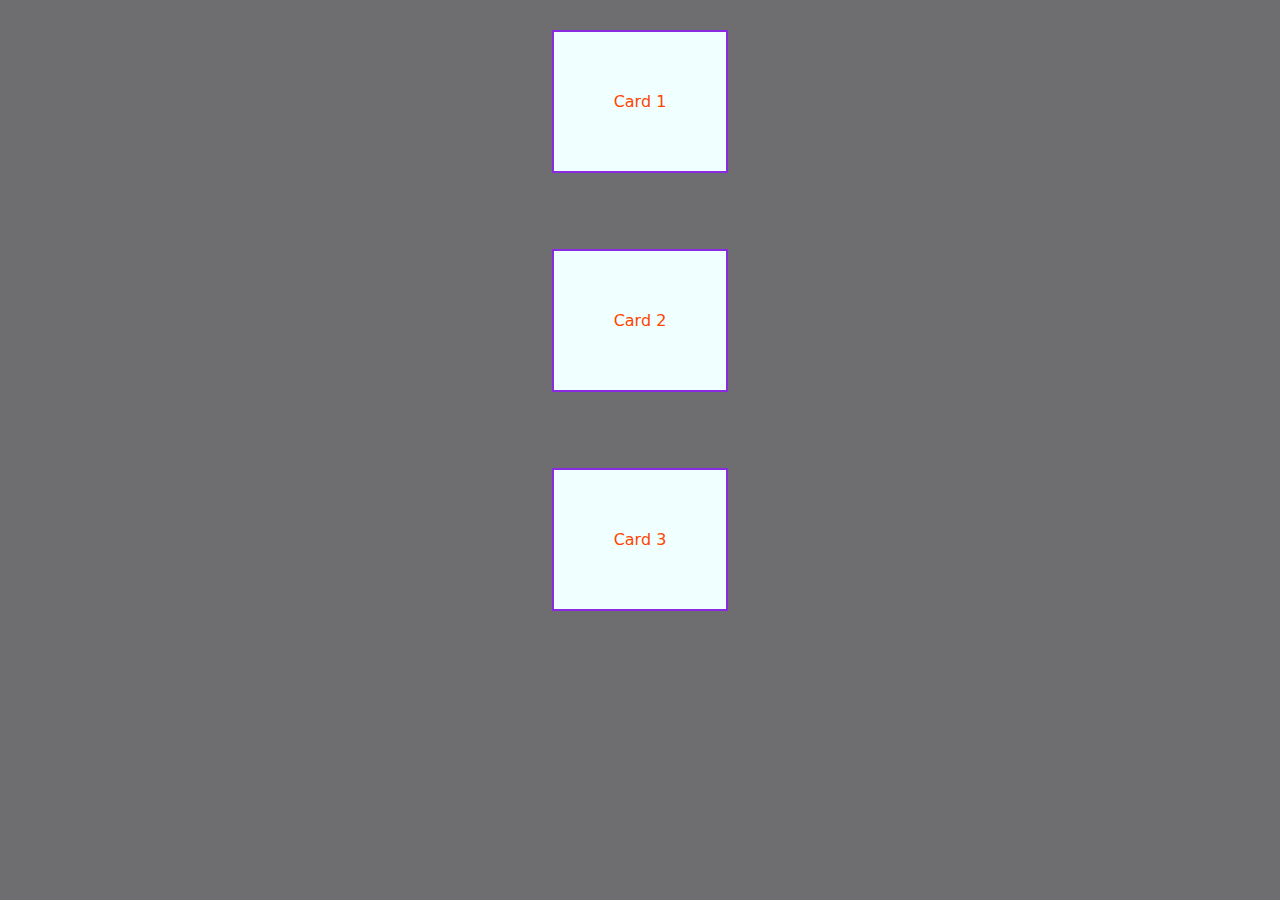
<file: Day 03 CSS Assignment/index.html>
<!DOCTYPE html>
<html lang="en">
  <head>
    <meta charset="UTF-8" />
    <meta name="viewport" content="width=device-width, initial-scale=1.0" />
    <title>Day 03 CSS Assignment</title>
    <link rel="stylesheet" href="style.css" />
  </head>
  <body>
    <div class="container">
      <a href="./card 01/card1.html">Card 1</a>
      <a href="./card 02/card2.html">Card 2</a>
      <a href="./card 03/card3.html">Card 3</a>
    </div>
  </body>
</html>
</file>
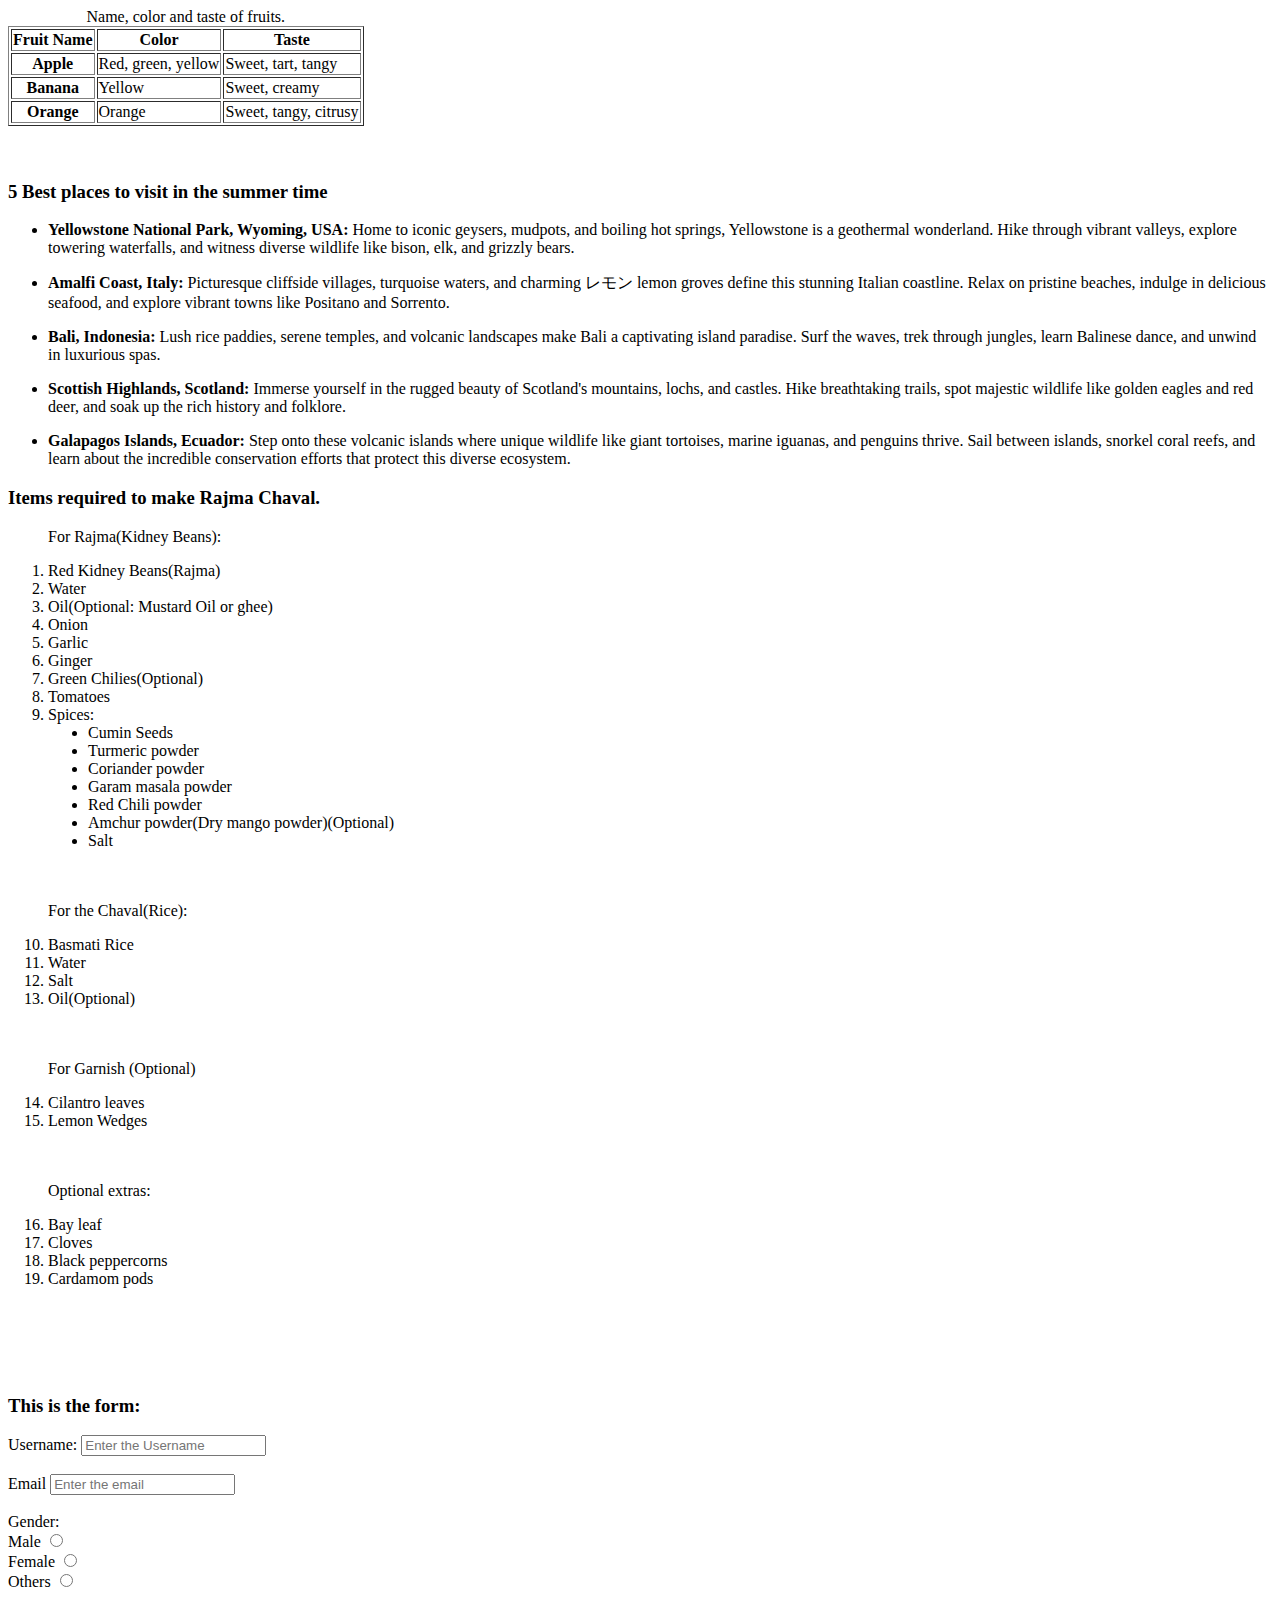
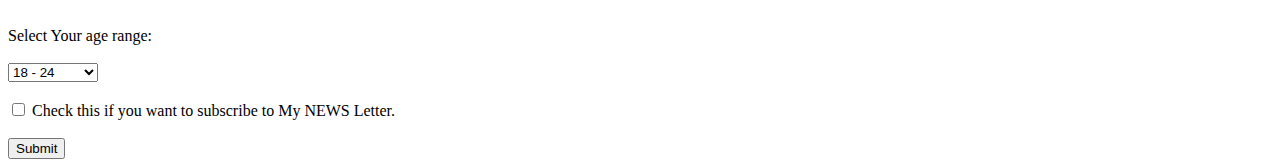
<file: Day 2 HTML Assigment/index.html>
<!DOCTYPE html>
<html lang="en">
<head>
    <meta charset="UTF-8">
    <meta name="viewport" content="width=device-width, initial-scale=1.0">
    <title>HTML Day 2 Assignment</title>
</head>
<body>
    <table border="1">
        <caption>
            Name, color and taste of fruits.
        </caption>
        <thead>
        <tr>
            <th scope="col">Fruit Name</th>
            <th scope="col">Color</th>
            <th scope="col">Taste</th>
        </tr>
        </thead>
        <tbody>
        <tr>
            <th scope="row">Apple</th>
            <td>Red, green, yellow</td>
            <td>Sweet, tart, tangy</td>
        </tr>
        <tr>
            <th scope="row">Banana</th>
            <td>Yellow</td>
            <td>Sweet, creamy</td>
        </tr>
        <tr>
            <th scope="row">Orange</th>
            <td>Orange</td>
            <td>Sweet, tangy, citrusy</td>
        </tr>
        </tbody>
    </table>
    <br><br>
    <h3>5 Best places to visit in the summer time</h3>
    <ul>
        <li>
        <p><strong>Yellowstone National Park, Wyoming, USA: </strong>Home to iconic geysers, mudpots, and boiling hot springs, Yellowstone is a geothermal wonderland. Hike through vibrant valleys, explore towering waterfalls, and witness diverse wildlife like bison, elk, and grizzly bears. </p></li>
        <li><p><strong>Amalfi Coast, Italy:</strong> Picturesque cliffside villages, turquoise waters, and charming レモン lemon groves define this stunning Italian coastline. Relax on pristine beaches, indulge in delicious seafood, and explore vibrant towns like Positano and Sorrento. </p></li>
        <li><p><strong>Bali, Indonesia:</strong> Lush rice paddies, serene temples, and volcanic landscapes make Bali a captivating island paradise. Surf the waves, trek through jungles, learn Balinese dance, and unwind in luxurious spas. </p></li>
        <li><p><strong>Scottish Highlands, Scotland:</strong> Immerse yourself in the rugged beauty of Scotland's mountains, lochs, and castles. Hike breathtaking trails, spot majestic wildlife like golden eagles and red deer, and soak up the rich history and folklore. </p></li>
        <li><p><strong>Galapagos Islands, Ecuador:</strong> Step onto these volcanic islands where unique wildlife like giant tortoises, marine iguanas, and penguins thrive. Sail between islands, snorkel coral reefs, and learn about the incredible conservation efforts that protect this diverse ecosystem. </p></li>
    </ul>

    <h3>Items required to make Rajma Chaval.</h3>
    <ol>
        <p>For Rajma(Kidney Beans):</p>
        <li>Red Kidney Beans(Rajma)</li>
        <li>Water</li>
        <li>Oil(Optional: Mustard Oil or ghee)</li>
        <li>Onion</li>
        <li>Garlic</li>
        <li>Ginger</li>
        <li>Green Chilies(Optional)</li>
        <li>Tomatoes</li>
        <li>Spices:
            <ul type="disc">
                <li>Cumin Seeds</li>
                <li>Turmeric powder</li>
                <li>Coriander powder</li>
                <li>Garam masala powder</li>
                <li>Red Chili powder</li>
                <li>Amchur powder(Dry mango powder)(Optional)</li>
                <li>Salt</li>
            </ul>
        </li>
        <br><br>
        <p>For the Chaval(Rice):</p>
        <li>Basmati Rice</li>
        <li>Water</li>
        <li>Salt</li>
        <li>Oil(Optional)</li>
        <br><br>
        <p>For Garnish (Optional)</p>
        <li>Cilantro leaves</li>
        <li>Lemon Wedges</li>
        <br><br>
        <p>Optional extras:</p>
        <li>Bay leaf</li>
        <li>Cloves</li>
        <li>Black peppercorns</li>
        <li>Cardamom pods</li>
    </ol>
    <br><br><br><br>
    <form action="">
        <h3>This is the form:</h3>
        <label for="username">Username:</label>
        <input type="text" name="username" id="username" placeholder="Enter the Username" minlength="3" maxlength="50">
        <br><br>
        <label for="email">Email</label>
        <input type="email" name="email" id="email" placeholder="Enter the email">
        <br><br>
        <label for="gender">Gender:</label><br>
        <label for="male">Male</label>
        <input type="radio" name="gender" id="male required"><br>
        <label for="female">Female</label>
        <input type="radio" name="gender" id="female"><br>
        <label for="others">Others</label>
        <input type="radio" name="gender" id="others"><br>
        <br><br>
        <label for="age">Select Your age range:</label><br><br>
        <select name="age" id="age">
            <option value="18-24">18 - 24</option>
            <option value="25-34">25 - 34</option>
            <option value="35-44">35 - 44</option>
            <option value=">45">45 & above</option>
        </select>
        <br><br>
        <input type="checkbox" name="newsletter" id="newsletter">
        <label for="newsletter">Check this if you want to subscribe to My  NEWS Letter.</label>
        <br><br>
        <button type="submit">Submit</button>
    </form>
</body>
</html>
</file>
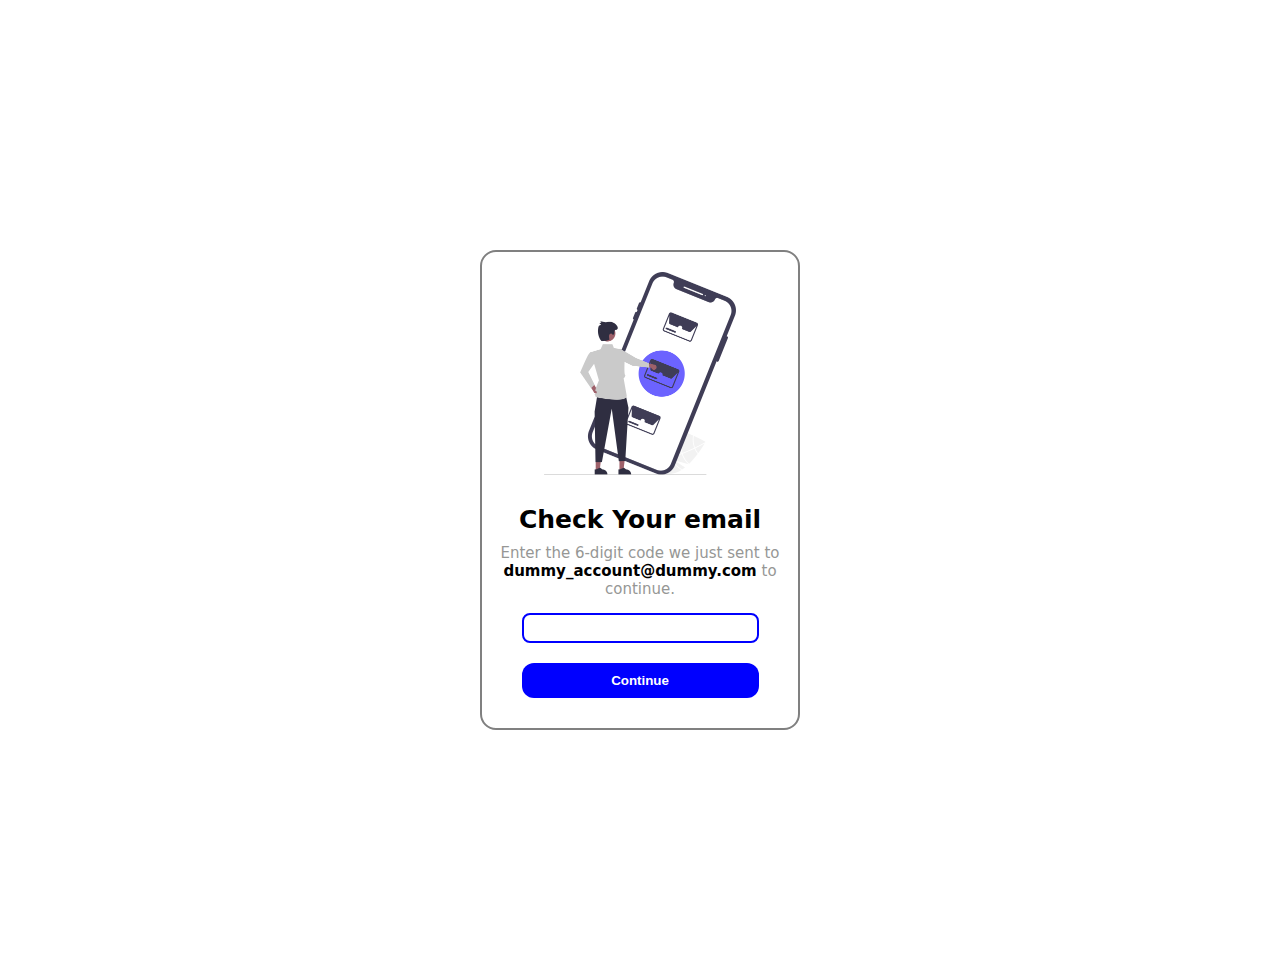
<file: Day 03 CSS Assignment/card 01/card1.html>
<!DOCTYPE html>
<html lang="en">
  <head>
    <meta charset="UTF-8" />
    <meta name="viewport" content="width=device-width, initial-scale=1.0" />
    <title>Card 01</title>
    <link rel="stylesheet" href="./card1.css" />
  </head>
  <body>
    <div class="card">
      <img src="./card01.png" alt="user checking his email" />
      <h3>Check Your email</h3>
      <p>Enter the 6-digit code we just sent to</p>
      <p><span>dummy_account@dummy.com</span> to continue.</p>
      <div class="input-submit">
        <input
          type="password"
          name="code"
          id="secure-code"
          maxlength="6"
          pattern="[0-9]{6}"
          class="secure-code"
        />
        <button type="submit" class="submit">Continue</button>
      </div>
    </div>
  </body>
</html>
</file>
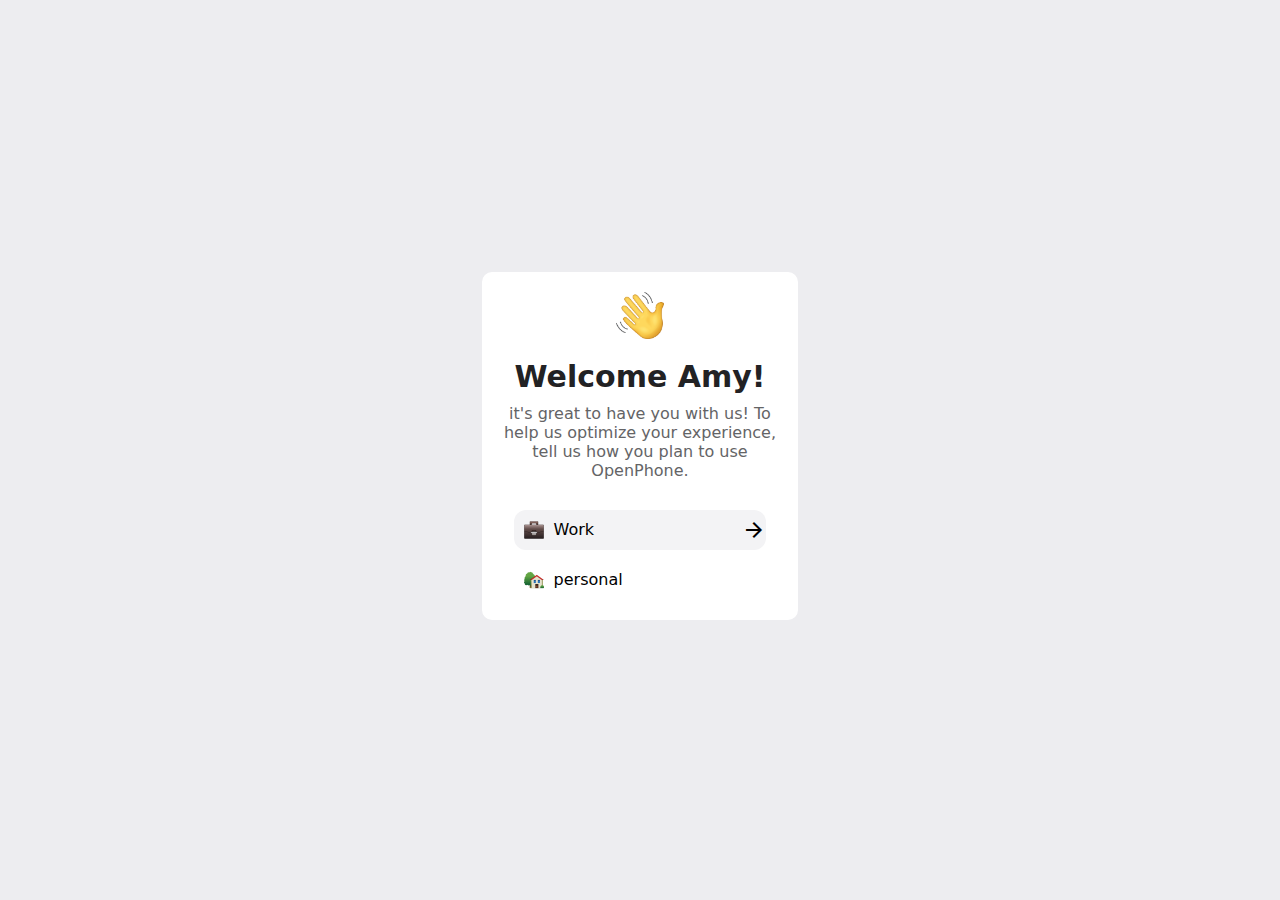
<file: Day 03 CSS Assignment/card 02/card2.html>
<!DOCTYPE html>
<html lang="en">
  <head>
    <meta charset="UTF-8" />
    <meta name="viewport" content="width=device-width, initial-scale=1.0" />
    <link
      rel="stylesheet"
      href="https://fonts.googleapis.com/css2?family=Material+Symbols+Outlined:opsz,wght,FILL,GRAD@24,400,0,0"
    />
    <link rel="stylesheet" href="card2.css " />
    <title>Card 02</title>
  </head>
  <body>
    <div class="card">
      <img src="./card 02.png" alt="Hand waving gesture" class="hand-emoji" />
      <h2 class="welcome">Welcome Amy!</h2>
      <p class="description">
        it's great to have you with us! To help us optimize your experience,
        tell us how you plan to use OpenPhone.
      </p>
      <div class="work">
        <div class="work-title">
          <img
            src="./card 02_01.png"
            class="briefcase-emoji"
            alt="Briefcase
          Emoji"
          />
          <p class="title">Work</p>
        </div>
        <span class="material-symbols-outlined"> arrow_forward </span>
      </div>
      <div class="personal">
        <img
          src="./card_02_02.png"
          class="house-emoji"
          alt="House Emoji with Tree"
        />
        <p class="title">personal</p>
      </div>
    </div>
  </body>
</html>
</file>
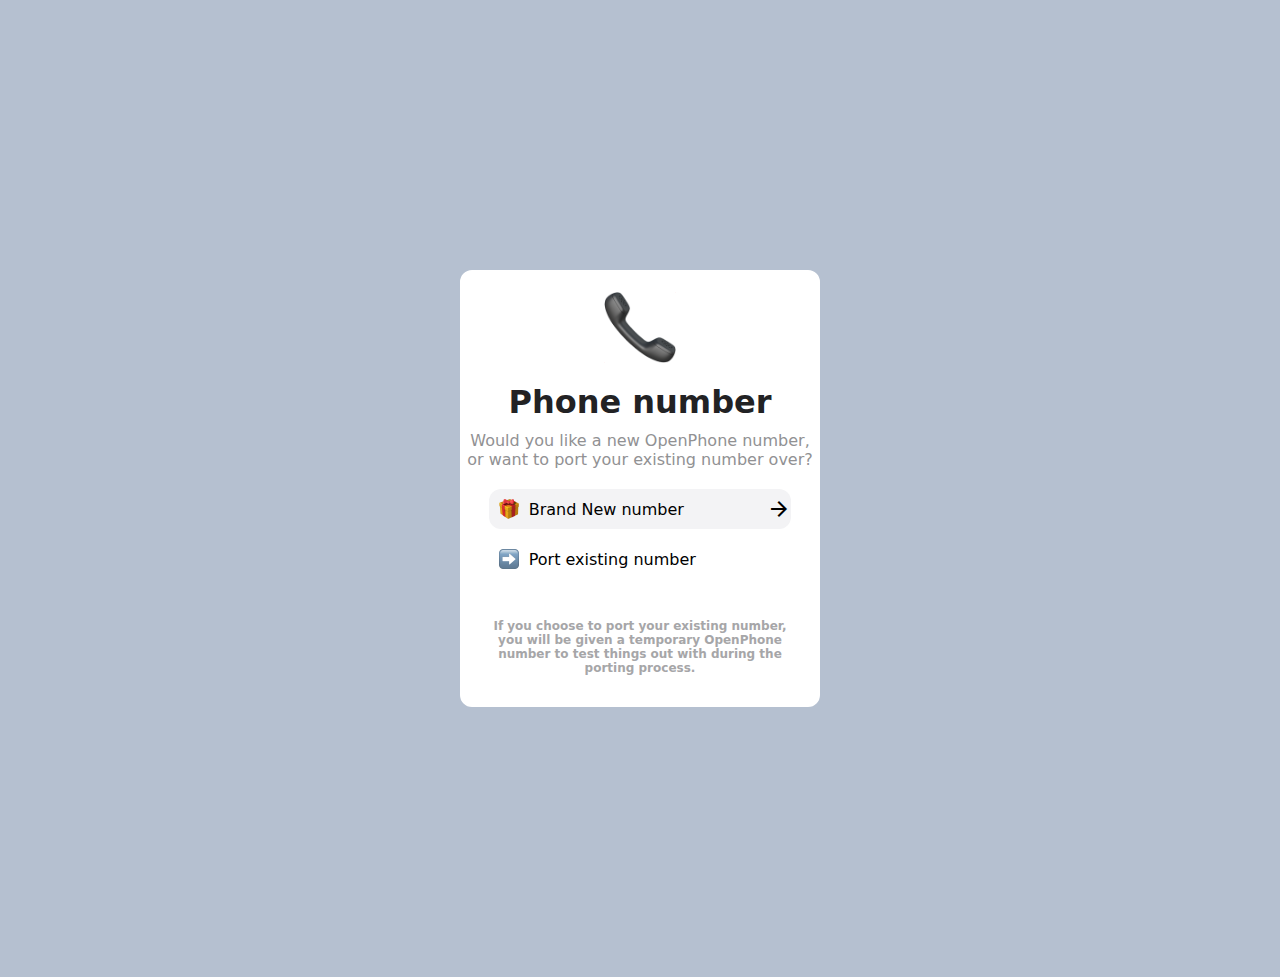
<file: Day 03 CSS Assignment/card 03/card3.html>
<!DOCTYPE html>
<html lang="en">
  <head>
    <meta charset="UTF-8" />
    <meta name="viewport" content="width=device-width, initial-scale=1.0" />
    <link
      rel="stylesheet"
      href="https://fonts.googleapis.com/css2?family=Material+Symbols+Outlined:opsz,wght,FILL,GRAD@24,400,0,0"
    />
    <link rel="stylesheet" href="card3.css" />
    <title>card 03</title>
  </head>
  <body>
    <div class="card">
      <img src="./card_03.png" class="phone-emoji" alt="phone-emoji" />
      <h2 class="title">Phone number</h2>
      <p class="description">
        Would you like a new OpenPhone number, or want to port your existing
        number over?
      </p>
      <div class="new-number">
        <div class="text">
          <img src="./card_03_02.png" class="gift-emoji" alt="Gift Emoji" />
          <p class="number">Brand New number</p>
        </div>
        <span class="material-symbols-outlined"> arrow_forward </span>
      </div>
      <div class="port-number">
        <div class="text">
          <img
            src="./card_03_03.png"
            class="right-arrow-emoji"
            alt="right arrow emoji"
          />
          <p class="number">Port existing number</p>
        </div>
        <div></div>
      </div>
      <p class="end-description">
        If you choose to port your existing number, you will be given a
        temporary OpenPhone number to test things out with during the porting
        process.
      </p>
    </div>
  </body>
</html>
</file>
<file: Day 03 CSS Assignment/style.css>
*{
    box-sizing: border-box;
    margin: 0;
    padding: 0;
}

body{
    font-family: system-ui, -apple-system, BlinkMacSystemFont, 'Segoe UI', Roboto, Oxygen, Ubuntu, Cantarell, 'Open Sans', 'Helvetica Neue', sans-serif;
    background-color: #6e6d6f;
}

a{
    text-decoration: none;
    color: orangered;
    margin: 30px auto;
    padding: 60px;
    background-color: azure;
    border:2px solid blueviolet;
    cursor: pointer;

}

.container{
    display: flex;
    flex-direction: column;
    align-items: center;
    justify-content: center;
    gap: 16px;
}
</file>
<file: Day 03 CSS Assignment/card 01/card1.css>
* {
  margin: 0;
  padding: 0;
  box-sizing: border-box;
}

body {
  font-family: system-ui, -apple-system, BlinkMacSystemFont, "Segoe UI", Roboto,
    Oxygen, Ubuntu, Cantarell, "Open Sans", "Helvetica Neue", sans-serif;
}

.card {
  background-color: white;
  width: 320px;
  aspect-ratio: 1/1.5;
  border: 2px solid grey;
  border-radius: 16px;
  margin: 250px auto;
}

img {
  width: 80%;
  border-radius: 16px;
  display: block;
  margin: auto;
  margin-bottom: 10px;
}

h3 {
  text-align: center;
  font-weight: bolder;
  font-size: 25px;
  margin-bottom: 10px;
}

p {
  text-align: center;
  font-size: 15px;
  color: #969795;
}

p:last-of-type {
  margin-bottom: 15px;
}

span {
  color: black;
  font-weight: bold;
}

.input-submit {
  display: flex;
  flex-direction: column;
  align-items: center;
  justify-content: center;
}

.secure-code {
  width: 75%;
  height: 30px;
  border: 2px solid blue;
  text-align: center;
  border-radius: 8px;
  margin-bottom: 20px;
}

.submit {
  width: 75%;
  padding: 10px 5px;
  color: white;
  background-color: blue;
  border-radius: 12px;
  border-style: none;
  font-weight: bold;
  cursor: pointer;
}
</file>
<file: Day 03 CSS Assignment/card 02/card2.css>
* {
  margin: 0;
  padding: 0;
  box-sizing: border-box;
}

body {
  font-family: system-ui, -apple-system, BlinkMacSystemFont, "Segoe UI", Roboto,
    Oxygen, Ubuntu, Cantarell, "Open Sans", "Helvetica Neue", sans-serif;
  background-color: #ededf0;
}

.card {
  width: 320px;
  aspect-ratio: 1/1.1;
  margin: 30vh auto;
  background-color: white;
  border-radius: 12px;
  border: 2px solid #ededf0;
}

.hand-emoji {
  width: 15%;
  display: block;
  margin: 20px auto;
}

.welcome {
  text-align: center;
  font-size: 30px;
  color: #222224;
}

.description {
  color: #646466;
  text-align: center;
  padding: 10px;
  margin-bottom: 20px;
}

.work {
  display: flex;
  justify-content: space-between;
  align-items: center;
  width: 80%;
  background-color: #f3f3f5;
  margin: auto;
  border-radius: 12px;
  margin-bottom: 10px;
}

.briefcase-emoji,
.house-emoji {
  width: 20px;
  margin: 10px;
}

.work-title {
  display: flex;
  justify-content: center;
  align-items: center;
}

.personal {
  display: flex;
  align-items: center;
  width: 80%;
  /* background-color: #f3f3f5; */
  margin: auto;
  border-radius: 12px;
  margin-bottom: 20px;
}
</file>
<file: Day 03 CSS Assignment/card 03/card3.css>
* {
  margin: 0;
  padding: 0;
  box-sizing: border-box;
}

body {
  font-family: system-ui, -apple-system, BlinkMacSystemFont, "Segoe UI", Roboto,
    Oxygen, Ubuntu, Cantarell, "Open Sans", "Helvetica Neue", sans-serif;
  background-color: #b5c0d0;
}

.card {
  width: 360px;
  aspect-ratio: 1/1.1;
  background-color: white;
  border-radius: 12px;
  margin: 30vh auto;
  border: 2px solid white;
}

.phone-emoji {
  width: 20%;
  display: block;
  margin: 20px auto;
}

.title {
  text-align: center;
  font-size: 32px;
  margin-bottom: 10px;
  color: #222224;
}

.description {
  text-align: center;
  color: #919193;
  font-size: 16px;
  margin-bottom: 20px;
}

.new-number {
  display: flex;
  justify-content: space-between;
  align-items: center;
  margin: auto;
  width: 85%;
  background-color: #f3f3f5;
  border-radius: 12px;
  margin-bottom: 10px;
}

.text {
  display: flex;
  align-items: center;
}

.gift-emoji,
.right-arrow-emoji {
  width: 20px;
  margin: 10px;
}

.port-number {
  display: flex;
  justify-content: space-between;
  align-items: center;
  margin: auto;
  width: 85%;
  border-radius: 12px;
  margin-bottom: 10px;
}

.end-description {
  text-align: center;
  font-size: 12px;
  padding: 30px;
  font-weight: bolder;
  color: #a6a6a8;
}
</file>
